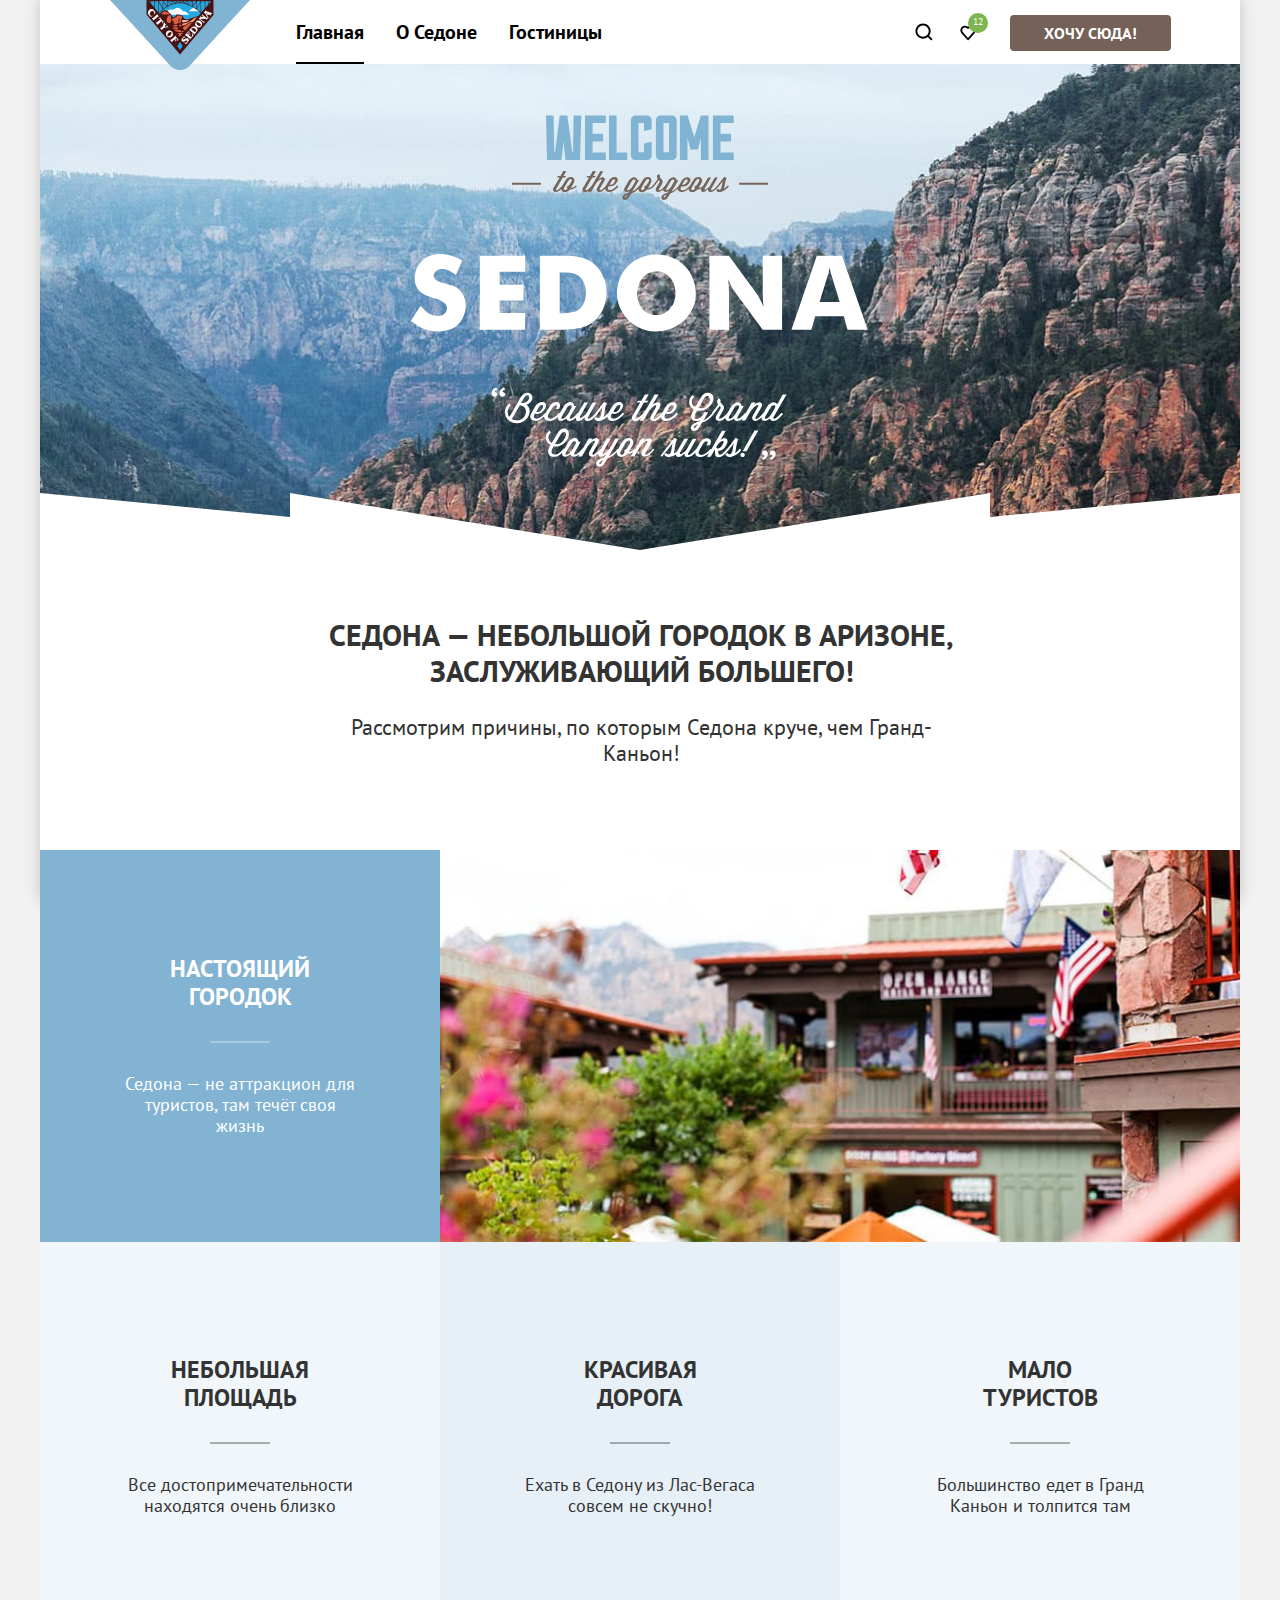
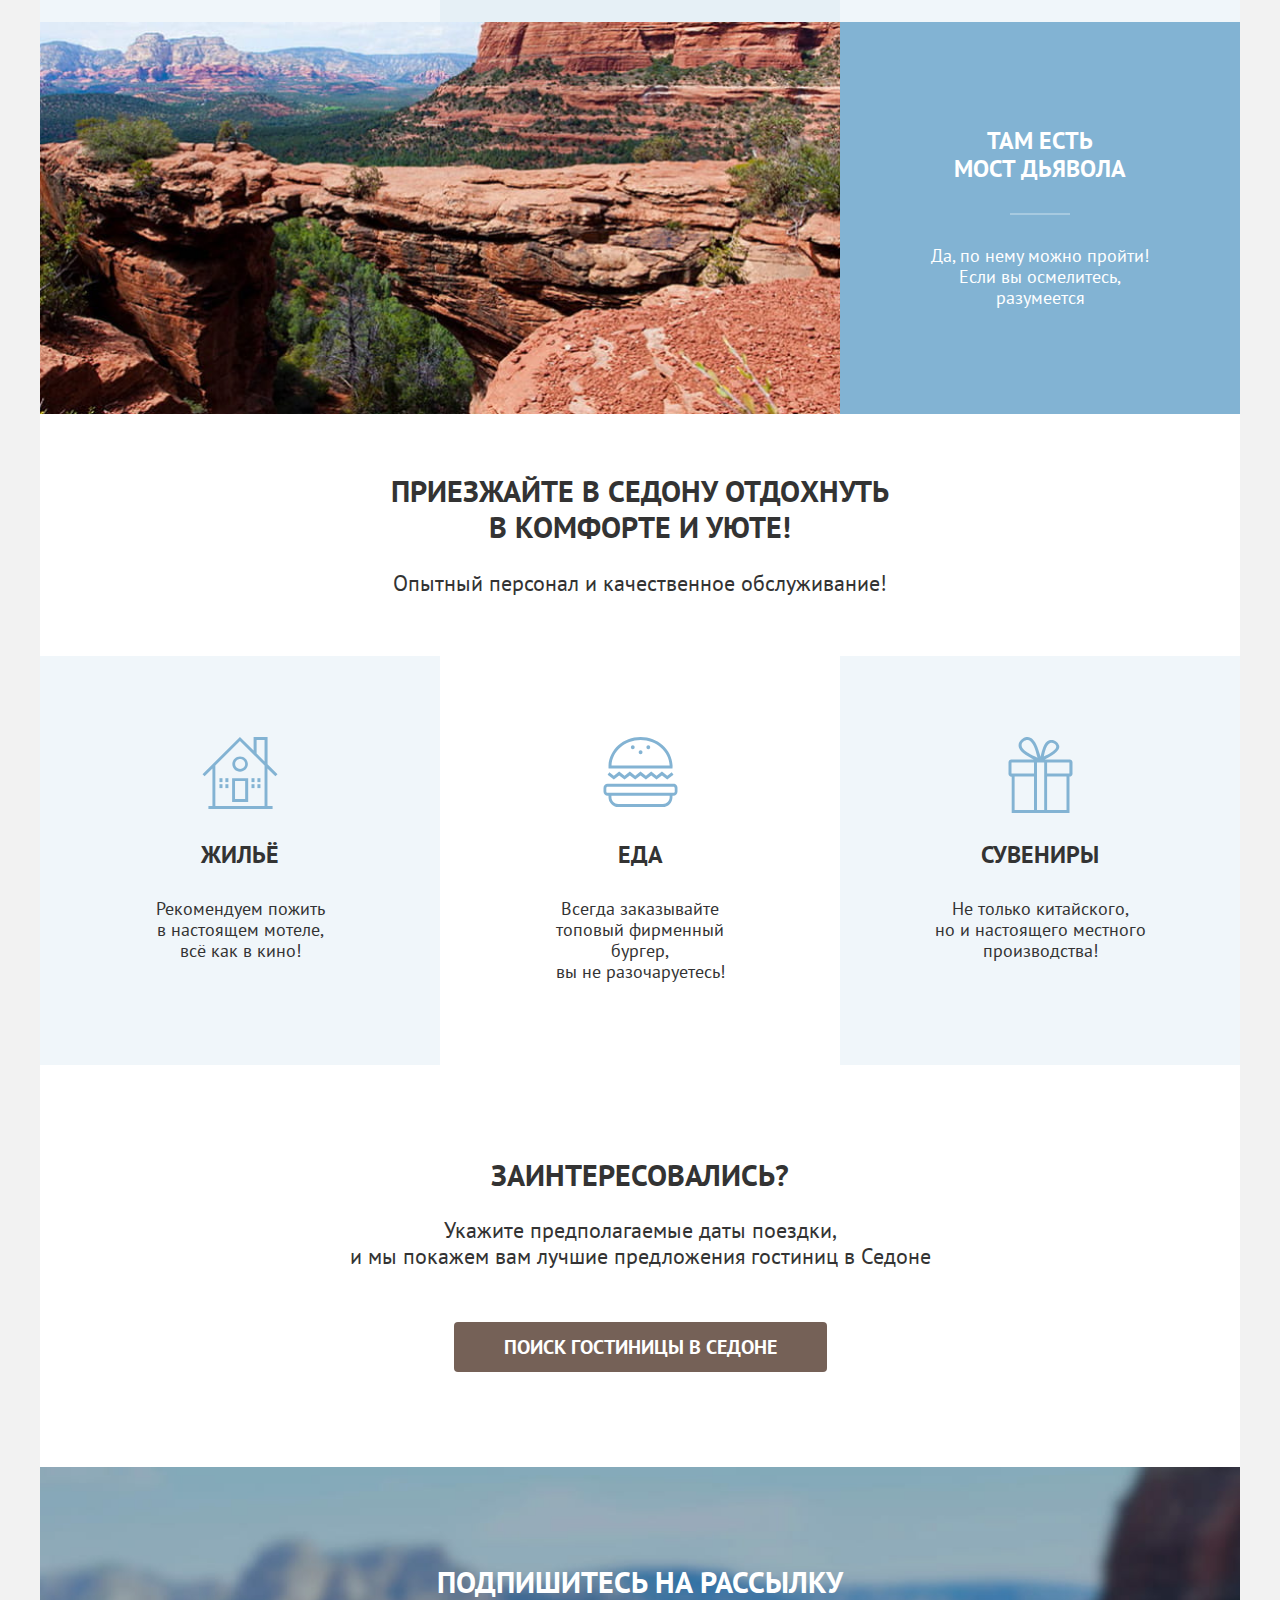
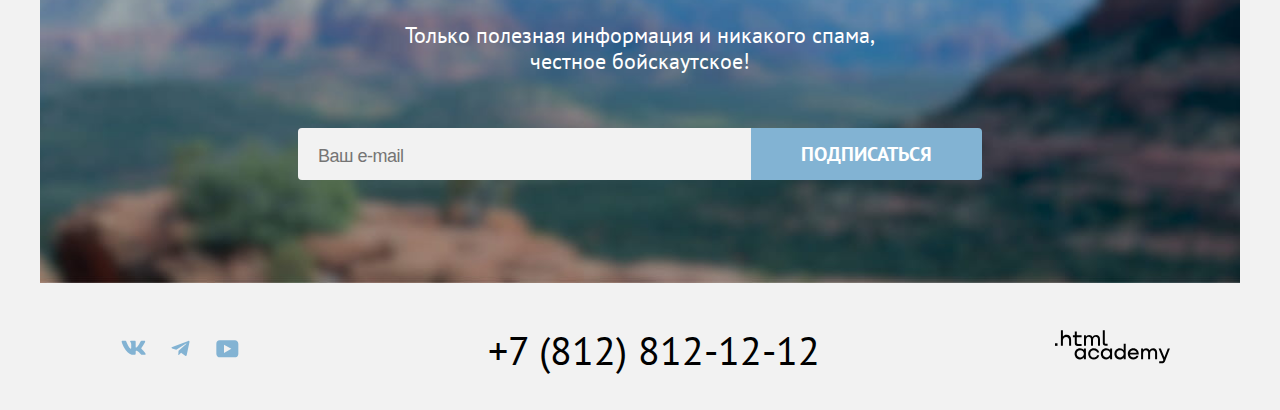
<file: index.html>
<!DOCTYPE html>
<html lang="ru">

  <head>
    <meta charset="utf-8">
    <title>HTML Academy: Седона</title>
    <link rel="stylesheet" href="styles/styles.css">
    <link rel="icon" href="favicon.ico">
  </head>

  <body>
    <div class="wrapper">
    <header class="header">
      <a class="header-link">
          <img class="header-logo" src="images/header/logo.svg"  width="140" height="70" alt="Логотип сайта городка Седона">
        </a>

      <nav class="navigation">
        <ul class="navigation-list">
          <li class="navigation-item">
            <a class="navigation-link navigation-link-current" href="">Главная</a>
          </li>
          <li class="navigation-item">
            <a class="navigation-link" href="#">О Седоне</a>
          </li>
          <li class="navigation-item">
            <a class="navigation-link" href="catalog.html">Гостиницы</a>
          </li>
        </ul>

        <ul class="navigation-list navigation-user">
          <li class="navigation-item item-search">
            <a class="navigation-user-link link-search" href="#">
              <svg class="navigation-icon" width="18" height="18" aria-hidden="true" focusable="false" viewBox="0 0 19 19" fill="none" xmlns="http://www.w3.org/2000/svg">
                <path d="M18.5 17.0083L14.8 13.3287C15.8 12.0359 16.5 10.3453 16.5 8.4558C16.5 4.08011 12.9 0.5 8.5 0.5C4.1 0.5 0.5 4.17956 0.5 8.55525C0.5 12.9309 4.1 16.511 8.5 16.511C10.3 16.511 12 15.9144 13.4 14.8204L17.1 18.5L18.5 17.0083ZM8.5 14.5221C5.2 14.5221 2.5 11.837 2.5 8.55525C2.5 5.27348 5.2 2.5884 8.5 2.5884C11.8 2.5884 14.5 5.27348 14.5 8.55525C14.5 11.837 11.8 14.5221 8.5 14.5221Z" fill="black"/>
              </svg>
              <span class="visually-hidden">Поиск</span>
            </a>
          </li>
          <li class="navigation-item item-favorites">
            <a class="navigation-user-link link-favorites" href="#">
              <svg class="navigation-icon" width="18" height="17" aria-hidden="true" focusable="false" viewBox="0 0 20 20" fill="none" xmlns="http://www.w3.org/2000/svg">
                <path d="M9.9 19C9.6 19 9.3 18.9 9.1 18.6C3.7 12.5 2.4 11.1 2.1 10.7C1.4 9.8 1 8.6 1 7.4C1 4.4 3.4 2 6.5 2C7.8 2 9 2.5 10 3.3C11 2.5 12.3 2 13.5 2C16.5 2 19 4.4 19 7.4C19 8.7 18.5 9.9 17.7 10.8L10.7 18.7C10.5 18.9 10.3 19 9.9 19ZM3.9 9.5C4.2 9.9 7.4 13.5 10 16.4L16.2 9.4C16.7 8.9 16.9 8.2 16.9 7.4C16.9 5.6 15.4 4.1 13.6 4.1C12.6 4.1 11.6 4.6 10.9 5.4C10.6 5.7 10.3 5.8 10 5.8C9.7 5.8 9.4 5.6 9.2 5.4C8.5 4.6 7.5 4.1 6.5 4.1C4.7 4.1 3.2 5.6 3.2 7.4C3.1 8.3 3.5 9 3.9 9.5C3.8 9.5 3.8 9.5 3.9 9.5Z" fill="black"/>
              </svg>
              <span class="visually-hidden">Избранное</span>
              <span class="favorites-number">12</span>
            </a>
          </li>
          <li class="navigation-item item-here">
            <a class="link-here" href="#">Хочу сюда!</a>
          </li>
        </ul>
      </nav>
    </header>

    <main class="main-index main-container">
      <section class="hero">
        <h1 class="visually-hidden">Великолепная Седона</h1>
        <img class="hero-image" width="458" height="352" src="images/welcome.svg" alt="Welcome to the gorgeous Sedona, because the Grand Canyon sucks!">
      </section>

      <section class="sedona">
        <h2 class="sedona-title">Седона — небольшой городок в Аризоне, заслуживающий большего!</h2>
         <p  class="sedona-subtitle">Рассмотрим причины, по которым Седона круче, чем Гранд-Каньон!</p>
      </section>

      <section class="advantages">
        <h2 class="visually-hidden">Преимущества</h2>
        <ul class="advantages-list">
          <li class="advantages-item-toun">
            <div class="advantages-item-container">
              <h3 class="advantages-title advantages-title-toun">Настоящий городок</h3>
              <p class="advantages-description">Седона — не аттракцион для туристов, там течёт своя жизнь</p>
            </div>
            <img class="advantages-image"  width="800" height="385" src="images/photo-1.jpg"  alt="Вид на отель Седоны">
          </li>
          <li class="advantages-item-square">
            <div class="advantages-item-container">
              <h3 class="advantages-title">Небольшая <br>площадь</h3>
              <p class="advantages-description">Все достопримечательности находятся очень близко</p>
            </div>
          </li>
          <li class="advantages-item-road">
            <div class="advantages-item-container">
              <h3 class="advantages-title">Красивая <br>дорога</h3>
              <p class="advantages-description">Ехать в Седону из Лас-Вегаса совсем не скучно!</p>
            </div>
          </li>
          <li class="advantages-item-tourist">
            <div class="advantages-item-container">
              <h3 class="advantages-title">Мало <br>туристов</h3>
              <p class="advantages-description">Большинство едет в Гранд Каньон и толпится там</p>
            </div>
          </li>
          <li class="advantages-item-bridge">
            <div class="advantages-item-container">
              <h3 class="advantages-title advantages-title-bridge">Там есть<br> мост дьявола</h3>
              <p class="advantages-description">Да, по нему можно пройти! Если вы осмелитесь, разумеется</p>
            </div>
            <img class="advantages-image" width="800" height="385" src="images/photo-2.jpg"  alt="Вид на Мост Дьявола">
          </li>
        </ul>
      </section>

      <section class="services-invite">
        <h2 class="services-invite-title">Приезжайте в Седону отдохнуть в комфорте и уюте!</h2>
        <p class="services-invite-subtitle">Опытный персонал и качественное обслуживание!</p>
      </section>

      <section class="services">
        <ul class="services-list">
          <li class="services-item item-house">
            <div class="services-item-container">
              <h3 class="services-title">Жильё</h3>
              <p class="services-description">Рекомендуем пожить<br> в настоящем мотеле,<br> всё как в кино!</p>
            </div>
          </li>
          <li class="services-item item-food">
            <div class="services-item-container">
              <h3 class="services-title">Еда</h3>
              <p class="services-description">Всегда заказывайте<br> топовый фирменный бургер,<br> вы не разочаруетесь!</p>
            </div>
          </li>
          <li class="services-item item-present">
            <div class="services-item-container">
              <h3 class="services-title">Сувениры</h3>
              <p class="services-description">Не только китайского,<br> но и настоящего местного производства!</p>
            </div>
          </li>
        </ul>
      </section>

      <section class="search">
        <h2 class="visually-hidden">Поиск гостиницы в Седоне</h2>
        <h3 class="hotel-title">Заинтересовались?</h3>
        <p class="hotel-subtitle">Укажите предполагаемые даты поездки,<br> и мы покажем вам лучшие предложения гостиниц в Седоне</p>
        <a class="button search-button" href="">Поиск гостиницы в Седоне</a>
      </section>

      <section class="subscribe">
          <div class="subscribe-container">
          <h2 class="subscribe-title">Подпишитесь на рассылку</h2>
          <h3 class="subscribe-subtitle">Только полезная информация и никакого спама,<br> честное бойскаутское!</h3>
          <form class="subscribe-form" action="https://echo.htmlacademy.ru/" method="post">
            <label for="subscribe-email" class="visually-hidden">Введите ваш e-mail</label>
            <input class="subscribe-email" id="subscribe-email" type="email" name="newsletter-email" placeholder="Ваш e-mail">
            <button class="button subscribe-button" type="submit">
              <span class="subscribe-button-text">Подписаться</span>
            </button>
          </form>
        </div>
      </section>
    </main>

    <footer class="footer">
      <section class="footer-social">
        <h2 class="visually-hidden">Соцсети</h2>
        <ul class="footer-social-list">
          <li class="footer-social-item">
            <a class="footer-link footer-link-vk" href="#">
              <svg class="footer-icon" width="25" height="15" viewBox="0 0 25 15"  xmlns="http://www.w3.org/2000/svg">
                <path fill-rule="evenodd" clip-rule="evenodd" d="M24.1164 1.80445C24.2824 1.25845 24.1164 0.856445 23.3214 0.856445H20.6964C20.0284 0.856445 19.7204 1.20345 19.5534 1.58645C19.5534 1.58645 18.2184 4.78245 16.3274 6.85845C15.7154 7.46045 15.4374 7.65145 15.1034 7.65145C14.9364 7.65145 14.6854 7.46045 14.6854 6.91345V1.80445C14.6854 1.14845 14.5014 0.856445 13.9454 0.856445H9.81738C9.40038 0.856445 9.14938 1.16045 9.14938 1.44945C9.14938 2.07045 10.0954 2.21445 10.1924 3.96245V7.76045C10.1924 8.59345 10.0394 8.74444 9.70538 8.74444C8.81538 8.74444 6.65038 5.53345 5.36538 1.85945C5.11638 1.14445 4.86438 0.856445 4.19338 0.856445H1.56638C0.816382 0.856445 0.666382 1.20345 0.666382 1.58645C0.666382 2.26845 1.55638 5.65645 4.81138 10.1374C6.98138 13.1974 10.0364 14.8564 12.8194 14.8564C14.4884 14.8564 14.6944 14.4884 14.6944 13.8534V11.5404C14.6944 10.8034 14.8524 10.6564 15.3814 10.6564C15.7714 10.6564 16.4384 10.8484 17.9964 12.3234C19.7764 14.0724 20.0694 14.8564 21.0714 14.8564H23.6964C24.4464 14.8564 24.8224 14.4884 24.6064 13.7604C24.3684 13.0364 23.5184 11.9854 22.3914 10.7384C21.7794 10.0284 20.8614 9.26345 20.5824 8.88045C20.1934 8.38945 20.3044 8.17044 20.5824 7.73345C20.5824 7.73345 23.7824 3.30745 24.1154 1.80445H24.1164Z" fill="currentColor"/>
              </svg>
              <span class="visually-hidden">Вконтакте</span>
            </a>
          </li>
          <li class="footer-social-item">
            <a class="footer-link footer-link-telegram" href="#">
              <svg class="footer-icon" width="18" height="16" viewBox="0 0 18 16"  xmlns="http://www.w3.org/2000/svg">
                <path d="M16.785 0.955705L0.840489 7.1042C-0.247661 7.54126 -0.241365 8.14828 0.640845 8.41897L4.73445 9.69597L14.2058 3.72014C14.6537 3.44766 15.0629 3.59424 14.7265 3.89281L7.05283 10.8183H7.05103L7.05283 10.8192L6.77045 15.0387C7.18413 15.0387 7.36669 14.8489 7.59871 14.625L9.58705 12.6915L13.7229 15.7464C14.4855 16.1664 15.0332 15.9506 15.2229 15.0405L17.9379 2.2453C18.2158 1.13107 17.5126 0.626562 16.785 0.955705Z" fill="currentColor"/>
              </svg>
              <span class="visually-hidden">Телеграм</span>
            </a>
          </li>
          <li class="footer-social-item">
            <a class="footer-link footer-link-youtube" href="#">
              <svg class="footer-icon" width="23" height="18" viewBox="0 0 23 18"  xmlns="http://www.w3.org/2000/svg">
                <path d="M18.9402 0.356445H3.50738C1.64668 0.356445 0.333252 1.9502 0.333252 3.75645V13.8502C0.333252 15.7627 1.64668 17.3564 3.50738 17.3564H19.1591C20.8009 17.3564 22.3333 15.7627 22.3333 13.9564V3.75645C22.1143 1.9502 20.8009 0.356445 18.9402 0.356445ZM7.99494 12.8939V4.81894L15.3283 8.85645L7.99494 12.8939Z" fill="currentColor"/>
              </svg>
              <span class="visually-hidden">Ютуб</span>
            </a>
          </li>
        </ul>
      </section>

      <section class="footer-contacts">
        <h2 class="visually-hidden">Контакты</h2>
        <a class="footer-link-contacts" href="tel:+78128121212">+7 (812) 812-12-12</a>
      </section>
      <section class="footer-logo">
        <h2 class="visually-hidden">Разработчик</h2>
        <a class="footer-link-logo" href="https://htmlacademy.ru/">
          <svg class="footer-icon" width="115" height="34" viewBox="0 0 115 34" fill="currentColor" xmlns="http://www.w3.org/2000/svg">
            <path d="M0 13.2564V15.8564H2.5V13.2564H0Z" fill="black"/>
            <path d="M11.6 4.85645C10 4.85645 8.8 5.55645 8 6.55645H7.9V0.356445H5.9V15.8564H7.9V10.5564C7.9 8.45645 9.2 6.95645 11.2 6.95645C13 6.95645 14.1 8.35645 14.1 10.1564V15.8564H16.1V9.75644C16.2 6.75644 14.3 4.85645 11.6 4.85645Z" fill="black"/>
            <path d="M26.6 5.15645H21.8V1.45645H19.8V5.25645H17.9V7.25645H19.8V13.2564C19.8 14.9564 20.8 15.9564 22.5 15.9564H26.6V13.9564H22.9C22.2 13.9564 21.8 13.5564 21.8 12.8564V7.15645H26.6V5.15645Z" fill="black"/>
            <path d="M41.1 4.95645C39.5 4.95645 38.2 5.75645 37.6 7.05645H37.5C36.9 5.85645 35.7 4.95645 34.1 4.95645C32.7 4.95645 31.6 5.75645 31 6.75645H30.9V5.15645H29V15.7564H31V10.3564C31 8.35645 32 6.85645 33.6 6.85645C35.1 6.85645 36 7.85645 36 9.45645V15.7564H38V10.1564C38 7.75645 39.4 6.85645 40.6 6.85645C42.1 6.85645 43 7.85645 43 9.45645V15.7564H45V9.25644C45.1 6.75644 43.6 4.95645 41.1 4.95645Z" fill="black"/>
            <path d="M47.8 13.0564C47.8 14.7564 48.8 15.7564 50.6 15.7564H52.6V13.7564H50.9C50.2 13.7564 49.8 13.3564 49.8 12.6564V0.356445H47.8V13.0564Z" fill="black"/>
            <path d="M28.9 20.0564C28 18.9564 26.7 18.2564 25 18.2564C21.9 18.2564 19.6 20.5564 19.6 23.8564C19.6 27.1564 21.9 29.4564 25 29.4564C26.8 29.4564 28 28.6564 28.8 27.5564H28.9V29.1564H30.9V18.5564H28.9V20.0564ZM25.3 27.4564C23.1 27.4564 21.7 25.8564 21.7 23.8564C21.7 21.8564 23.1 20.2564 25.3 20.2564C27.5 20.2564 28.9 21.8564 28.9 23.8564C28.9 25.7564 27.5 27.4564 25.3 27.4564Z" fill="black"/>
            <path d="M44.2 22.3564C43.7 19.9564 41.6 18.2564 38.8 18.2564C35.4 18.2564 33.2 20.7564 33.2 23.8564C33.2 26.9564 35.4 29.4564 38.8 29.4564C41.6 29.4564 43.7 27.6564 44.2 25.2564H42.1C41.7 26.5564 40.4 27.5564 38.8 27.5564C36.6 27.5564 35.2 25.9564 35.2 23.9564C35.2 21.9564 36.6 20.3564 38.8 20.3564C40.4 20.3564 41.6 21.3564 42.1 22.5564H44.2V22.3564Z" fill="black"/>
            <path d="M55.1 20.0564C54.2 18.9564 52.9 18.2564 51.2 18.2564C48.1 18.2564 45.8 20.5564 45.8 23.8564C45.8 27.1564 48.1 29.4564 51.2 29.4564C53 29.4564 54.2 28.6564 55 27.5564H55.1V29.1564H57.1V18.5564H55.1V20.0564ZM51.5 27.4564C49.3 27.4564 47.9 25.8564 47.9 23.8564C47.9 21.8564 49.3 20.2564 51.5 20.2564C53.7 20.2564 55.1 21.8564 55.1 23.8564C55.1 25.7564 53.6 27.4564 51.5 27.4564Z" fill="black"/>
            <path d="M68.7 20.1564C67.8 19.0564 66.5 18.2564 64.8 18.2564C61.7 18.2564 59.4 20.5564 59.4 23.8564C59.4 27.1564 61.6 29.4564 64.8 29.4564C66.5 29.4564 67.8 28.6564 68.6 27.6564H68.7V29.1564H70.7V13.7564H68.7V20.1564ZM65.1 27.4564C62.9 27.4564 61.5 25.8564 61.5 23.8564C61.5 21.8564 62.9 20.2564 65.1 20.2564C67.3 20.2564 68.7 21.8564 68.7 23.8564C68.6 25.8564 67.2 27.4564 65.1 27.4564Z" fill="black"/>
            <path d="M78.3 18.2564C75 18.2564 72.8 20.7564 72.8 23.8564C72.8 26.8564 74.9 29.4564 78.3 29.4564C80.8 29.4564 82.8 28.1564 83.5 25.8564H81.4C80.9 26.8564 79.8 27.4564 78.4 27.4564C76.5 27.4564 75.1 26.1564 75 24.5564H83.8C84 20.9564 81.8 18.2564 78.3 18.2564ZM78.3 20.1564C80 20.1564 81.3 21.1564 81.6 22.7564H75.1C75.4 21.2564 76.6 20.1564 78.3 20.1564Z" fill="black"/>
            <path d="M98.2 18.2564C96.6 18.2564 95.3 19.0564 94.6 20.2564H94.5C93.9 19.0564 92.7 18.2564 91.1 18.2564C89.7 18.2564 88.6 18.9564 88 20.0564V18.5564H86.1V29.1564H88.1V23.7564C88.1 21.7564 89.1 20.3564 90.7 20.2564C92.2 20.2564 93.1 21.2564 93.1 22.8564V29.1564H95.1V23.5564C95.1 21.1564 96.5 20.2564 97.7 20.2564C99.2 20.2564 100.1 21.2564 100.1 22.8564V29.1564H102.1V22.6564C102.2 20.0564 100.7 18.2564 98.2 18.2564Z" fill="black"/>
            <path d="M109.4 27.3564L105.8 18.4564H103.6L108.4 30.0564C108.1 30.9564 107.7 31.2564 106.7 31.2564H104.2V33.2564H106.7C108.5 33.2564 109.5 32.4564 110.2 30.6564L114.9 18.4564H112.8L109.4 27.3564Z" fill="black"/>
            </svg>
        </a>
      </section>
    </footer>
    </div>
  </body>
</html>
</file>
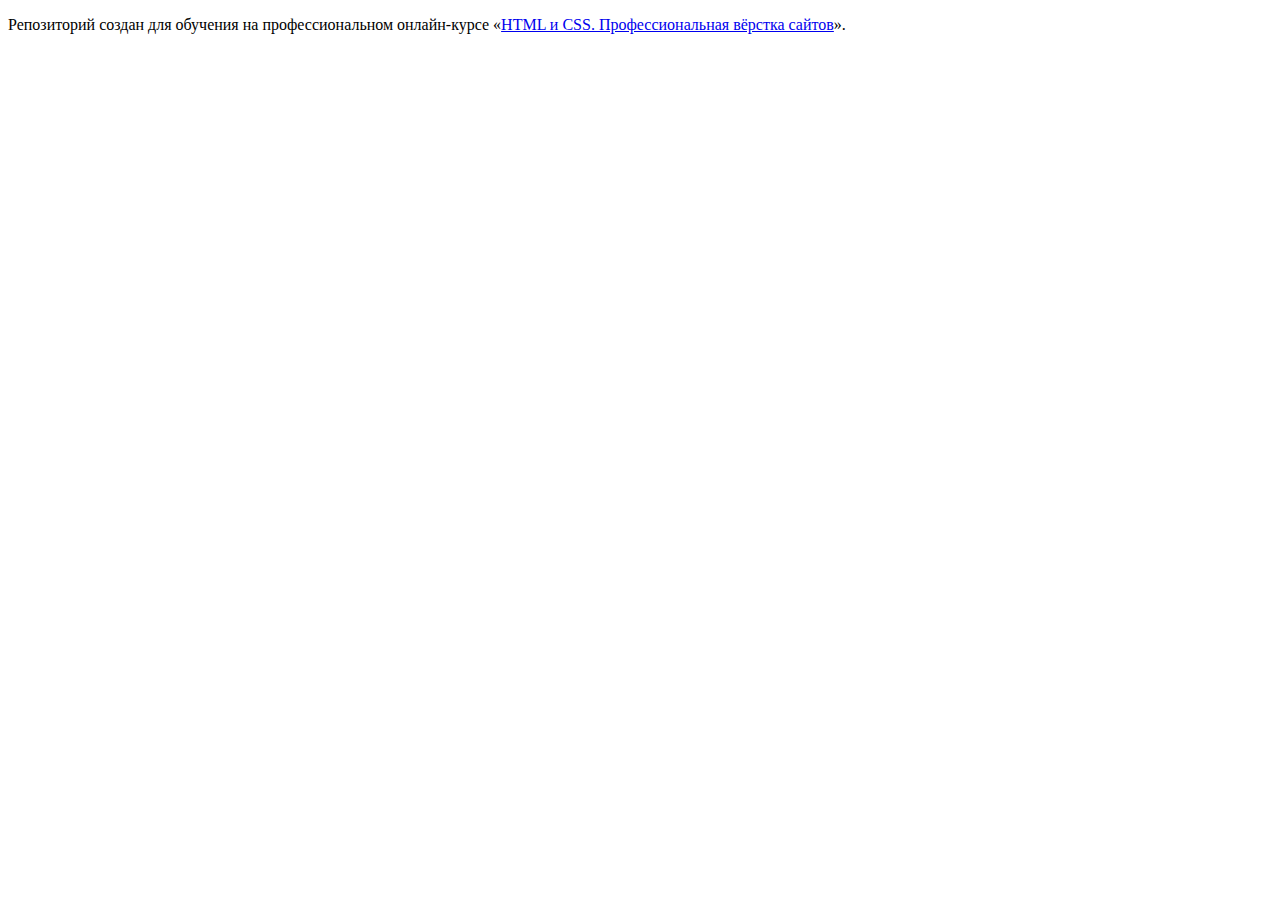
<file: 1/index.html>
<!DOCTYPE html>
<html lang="ru">
  <head>
    <meta charset="utf-8">
    <title>HTML Academy: Седона</title>
    <base href="https://htmlacademy-htmlcss.github.io/2026509-sedona-36/1/">
</head>
  <body>

    <p>Репозиторий создан для обучения на профессиональном онлайн‑курсе «<a href="https://htmlacademy.ru/intensive/htmlcss">HTML и CSS. Профессиональная вёрстка сайтов</a>».</p>

  </body>
</html>
</file>
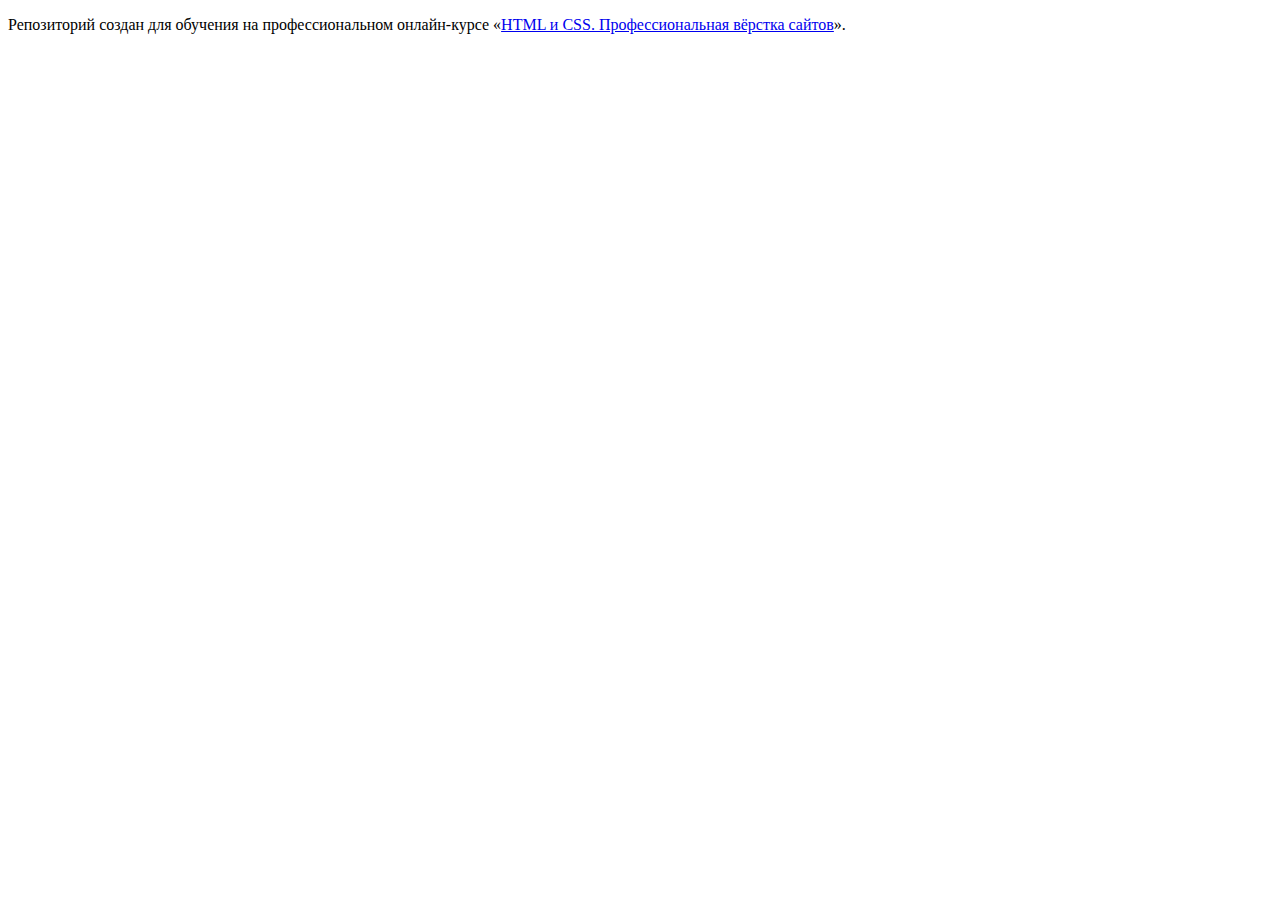
<file: master/index.html>
<!DOCTYPE html>
<html lang="ru">
  <head>
    <meta charset="utf-8">
    <title>HTML Academy: Седона</title>
    <base href="https://htmlacademy-htmlcss.github.io/2026509-sedona-36/master/">
</head>
  <body>

    <p>Репозиторий создан для обучения на профессиональном онлайн‑курсе «<a href="https://htmlacademy.ru/intensive/htmlcss">HTML и CSS. Профессиональная вёрстка сайтов</a>».</p>

  </body>
</html>
</file>
<file: styles/styles.css>
@font-face {
  font-family: "PT Sans";
  font-style: normal;
  font-weight: 400;
  src: url("../fonts/ptsans-400.woff2") format("woff2");
  font-display: swap;
}

@font-face {
  font-family: "PT Sans";
  font-style: normal;
  font-weight: 700;
  src: url("../fonts/ptsans-700.woff2") format("woff2");
  font-display: swap;
}

html {
  height: 100%;
}

body {
  margin: 0;
  display: flex;
  flex-direction: column;
  min-height: 100%;
  height: 100%;
  font-family: "PT Sans", Arial, sans-serif;
  font-size: 18px;
  line-height: 21px;
  font-weight: 400;
  color: #333333;
  background-color: #ffffff;
  background: #F2F2F2;

}

.wrapper {
  min-height: 100%;
  display: flex;
  flex-direction: column;
  width: 1200px;
  margin: 0 auto;
  background: #ffffff;
  box-shadow: 0 0 15px rgba(0, 0, 0, 0.2);
}

.visually-hidden {
  position: absolute;
  width: 1px;
  height: 1px;
  margin: -1px;
  border: 0;
  padding: 0;
  white-space: nowrap;
  clip-path: inset(100%);
  clip: rect(0 0 0 0);
  overflow: hidden;
}

.button {
  font-family: inherit;
  font-size: 16px;
  line-height: 20px;
  font-weight: 700;
  text-align: center;
  color: #ffffff;

  text-decoration: none;
  text-transform: uppercase;
  border: none;
}

.header {
  display: flex;
  flex-direction: row;
  justify-content: space-between;
  align-items: flex-start;
  padding: 0 70px;
  gap: 30px;

}

.header-logo {
  position: relative;
  margin-bottom: -10px;
}

.navigation {
  display: flex;
  width: 100%;
  text-decoration: none;
  color: inherit;
}

.navigation-list {
  display: flex;
  flex-direction: row;
  align-items: center;
  flex-wrap: wrap;
  width: 500px;
  margin: 0;
  padding: 0;
  text-decoration: none;
  color: inherit;
  list-style-type: none;
}

.navigation-link {
  display: block;
  padding: 20px 0;
  margin: 0 16px;
  font-weight: 700;
  font-size: 20px;
  line-height: 24px;
  color: #000000;
  background-color: #FFFFFF;
  text-decoration: none;
  position: relative;
}
.navigation-link-current::after {
  content: "";
  width: 100%;
  height: 2px;
  display: none;
  background-color: #000000;
  position: absolute;
  bottom: 0;
  left: 0;
  z-index: 1;
}

.navigation-link-current::after {
  display: block;
}

.navigation-link:hover {
  opacity: 0.6;
}

.navigation-link:focus {
  box-shadow: inset 0 0 0 4px #e7e7e7;
  outline: none;
}

.navigation-link:active {
  opacity: 0.3;
}

.navigation-user-link:hover {
  opacity: 0.6;
}

.navigation-user-link:focus {
  box-shadow: inset 0 0 0 4px #e7e7e7;
  outline: none;
}

.navigation-user-link:active {
  opacity: 0.3;
}

.link-here:hover {
  background-color  : #615048;
}

.link-here:focus {
  background-color  : #615048;
}

.link-here:active {
  color: rgba(255, 255, 255, 0.3) ;
}

.header-logo:hover {
  opacity: 0.6;
}

.header-logo:focus {
  box-shadow: inset 0 0 0 4px #e7e7e7;
  outline: none;
}

.header-logo:active {
  opacity: 0.3;
}

.navigation-icon {
  position: absolute;
  top: 0;
  right: 0;
  bottom: 0;
  left: 0;
  margin: auto;
  fill: #dbdbdb;
}

.navigation-user-link {
  display: flex;
  width: 44px;
  min-height: 60px;
  position: relative;

}


.favorites-number {
  font-weight: 400;
  font-size: 10px;
  line-height: 10px;
  color: #ffffff;
  background-color: #7DB54F;
  text-decoration: none;
  text-align: center;
  border-radius: 10px;
  width: 20px;
  height: 20px;
  position: absolute;
  top: 11px;
  right: 2px;
  padding-top: 4px;
  box-sizing: border-box;
}
.link-here {
  font-weight: 700;
  font-size: 16px;
  line-height: 20px;
  color: #ffffff;
  background-color: #756157;
  text-decoration: none;
  text-transform: uppercase;
  border-radius: 4px;
  padding: 8px 34px 8px 34px;
  white-space: nowrap;
  width: 90px;
}

.navigation-user {
  display: grid;
  grid-template-columns: 44px 44px 212px;
  align-items: center;
  padding: 0;
  margin-left: 122px;
  width: 320px;

  list-style-type: none;
}


.item-here {
  margin-left: 20px;
}

.navigation-user .navigation-link {
  min-width: 16px;
  min-height: 22px;
}

.main-container {
  flex-grow: 1;

}
.main-index {
  background-color: #FFFFFF;
  text-align: center;
}

.sedona {
  margin: 67px 276px 61px 276px;
}
.sedona-title {
  width: 651px;
  font-size: 30px;
  line-height: 36px;
  text-transform: uppercase;
}
.sedona-subtitle {
  width: 651px;
  font-size: 22px;
  line-height: 26px;
}
.hero-image {
  background-position: center ,center;
  padding-top: 51px;
  padding-bottom: 79px;
}

.advantages {
  text-align: center;
  margin-top: 84px;
}

.advantages-list {
  display: flex;
  margin: 0;
  padding: 0;
  text-align: center;
  font-size: 24px;
  line-height: 28px;
  list-style: none;
  flex-wrap: wrap;
}

.advantages-item-container {
  width: 400px;
  min-height: 200px;
  padding: 88px 85px;
  box-sizing: border-box;
}
.advantages-image {
  display: flex;
  height: 100%;
  object-fit: cover;
}

.advantages-item-toun{
  display: flex;
  background: #82B3D3;
  color: #ffffff;
}

.advantages-item-bridge {
  display: flex;
  flex-direction: row-reverse;
  background: #82B3D3;
  color: #ffffff;
}

.advantages-item-square,
.advantages-item-tourist {
  background: #83B3D31F;
}

.advantages-item-road {
  background: #83B3D333;
}


.advantages-title::after {
  display: block;
  width: 60px;
  height: 2px;
  content: "";
  background: rgba(0, 0, 0, 0.3);
  margin-left: auto;
  margin-right: auto;
  margin-top: 30px;
  margin-bottom: 30px
}

.advantages-title-toun::after {
  display: block;
  width: 60px;
  height: 2px;
  content: "";
  background: rgba(255, 255, 255, 0.3);
  margin-left: auto;
  margin-right: auto;
  margin-top: 30px;
  margin-bottom: 30px
}

.advantages-title-bridge::after {
  display: block;
  width: 60px;
  height: 2px;
  content: "";
  background: rgba(255, 255, 255, 0.3);
  margin-left: auto;
  margin-right: auto;
  margin-top: 30px;
  margin-bottom: 30px
}


.services-invite {
  margin: 63px 347.5px 64px 347.5px;
}

.services-list {
  display: flex;
  flex-wrap: wrap;
  padding: 0;
  margin: 0;
}

.services-item-container {
  width: 400px;
  padding: 153px 85px 65px 85px;
  min-height: 200px;
  box-sizing: border-box;
}

.hero {
  width: 1200px;
  margin: 0 auto;
  background-image: url("../images/hero-end.svg"), url("../images/index-background.jpg");
  color: #000000;
  background-color: #4d8ab3;
  background-size: 1200px, cover;
  background-repeat: no-repeat;
  background-position: bottom ,0 0;
}

.advantages-title {
  position: relative;
  margin: 0;
  padding-top: 26px;
  font-weight: 700;
  font-size: 24px;
  line-height: 28px;
  text-transform: uppercase;
}

.advantages-title-toun,
.advantages-title-bridge {
  margin-top: -9px;
}

.advantages-description {
   font-weight: 400;
   font-size: 18px;
   line-height: 21px;
}

.item-house {
  background: #83B3D31F ;
  background-image: url("../images/house.svg");
  background-repeat: no-repeat;
  background-position: center 81px;
}

.item-food {
  background-image: url("../images/food.svg");
  background-repeat: no-repeat;
  background-position: center 81px;
}

.item-present {
  background: #83B3D31F ;
  background-image: url("../images/present.svg");
  background-repeat: no-repeat;
  background-position: center 81px;
}

.services {
  text-align: center;
  list-style-type: none;
  margin-top: -4px;
}

.services-invite-title {
  font-size: 30px;
  line-height: 36px;
  text-transform: uppercase;
  margin-top: -4px;
}

.services-invite-subtitle {
  font-size: 22px;
  line-height: 26px;
}

.services-title {
  font-size: 24px;
  line-height: 28px;
  text-transform: uppercase;
  margin-top: 32px;
}

.services-description {
  margin-top: 29px;
}
.services-list {
  list-style-type: none;
}

.search {
  text-align: center;
  width: 592px;
  margin: 92px 304px 102px 304px;
}

.search-button {
  padding: 12px 50px 12px 50px;
  border-radius: 4px;
  background-color:#756157;
  font-size: 20px;
  line-height: 36px;
}

.search-button:hover {
  background-color: #615048;
}

.search-button:focus {
  background-color: #615048;
}

.search-button:active {
  background-color: #756157;
  color: rgba(255, 255, 255, 0.3);
}

.hotel-title {
  font-size: 30px;
  line-height: 36px;
  text-transform: uppercase;
  margin-bottom: 24px;
}

.hotel-subtitle {
  font-size: 22px;
  line-height: 26px;
  margin-bottom: 60px;
}

.subscribe {

  background-image: url("../images/subscribe.jpg");
  background-repeat: no-repeat;
  background-position: bottom ,0 0;
  background-size: cover;
  color: #ffffff;
  text-align: center;
}

.subscribe-container {
  width: 684px;
  padding: 97px 258px 103px 258px;
  box-sizing: content-box;
}

.subscribe-title {

  font-size: 30px;
  line-height: 36px;
  text-transform: uppercase;
  margin: 0;
}

.subscribe-subtitle {
  width: 475px;
  margin-right: auto;
  margin-left: auto;
  font-weight: 400;
  font-size: 22px;
  line-height: 26px;
  margin-bottom: 54px;
}

.subscribe-form {
  display: flex;
  flex-direction: row;
  justify-content: center;
}

.subscribe-email {
  width: 452px;
  border-radius: 4px 0 0 4px;
  border-style: none;
  font-size: 18px;
  line-height: 24px;
  padding-left: 20px;
  padding-top: 6px;
  background-color: #F2F2F2;
  outline: none;
  letter-spacing: -0.5px;
}


input:placeholder-shown:hover {
  background-color: #E6E6E6;
}

input:placeholder-shown:focus {
  box-shadow: inset 0 0 0 3px #83B3D3;
  outline: none;
}

.subscribe-button {
  width: 238px;
  background-color: #82B3D3;
  border-radius: 0 4px 4px 0;
  padding: 8px 50px 8px 50px;
  font-size: 20px;
  line-height: 36px;
}


.subscribe-button:hover {
  background-color: #68A2CA;
}

.subscribe-button:focus {
  background-color: #68A2CA;
}


.subscribe-button:active span {
  opacity: 0.3;
}

.footer {
  display: flex;
  flex-direction: row;
  justify-content: space-between;
  width: 1060px;
  padding: 40px 70px 30px 70px;
  align-items: flex-start;
  margin-top: 7px;
}

.footer-social {
  flex-direction: row;
  display: flex;
  width: 142px;

}

.footer-social-container {
  width: 47px;
  min-height: 20px;
  padding: 0 10px 0  10px;
}

.footer-social-list {
  display: grid;
  grid-template-columns: 47px 47px 47px;
  min-height: 40px;
  margin: 0;
  padding-top: 10px;
  align-items: flex-start;
  list-style-type: none;
  padding-inline-start: 0;
}

.footer-social-item {
  display: grid;
}

.footer-icon {
  display: grid;
  width: 100%;

}

.footer-contacts{
  font-weight: 400;
  font-size: 40px;
  line-height: 40px;
  text-decoration: none;
  text-transform: uppercase;
}

.footer-link {
  min-height: 40px;
  text-decoration: none;
  text-transform: uppercase;
  color: #83B3D3;
}

.footer-link-contacts {
  color: #000000;
  text-decoration: none;
  text-transform: uppercase;
}

.footer-link:hover {
  color: #68A2CA;
}

.footer-link:focus {
  color: #68a2ca
}

.footer-link:active {
  color: rgba(104, 162, 202, 0.3);
}

.footer-link-contacts:hover {
  color: #756157;
}

.footer-link-contacts:focus {
  color: #756157;
}

.footer-link-contacts:active {
  color: rgba(117, 97, 87, 0.3);
}

.footer-link-logo:hover path{
  fill:#756157;
}

.footer-link-logo:focus path{
  fill:#756157;
}

.footer-link-logo:active path{
  fill:#756157;
  opacity: 0.3;
}
.logo {
  display: block;
}
</file>
